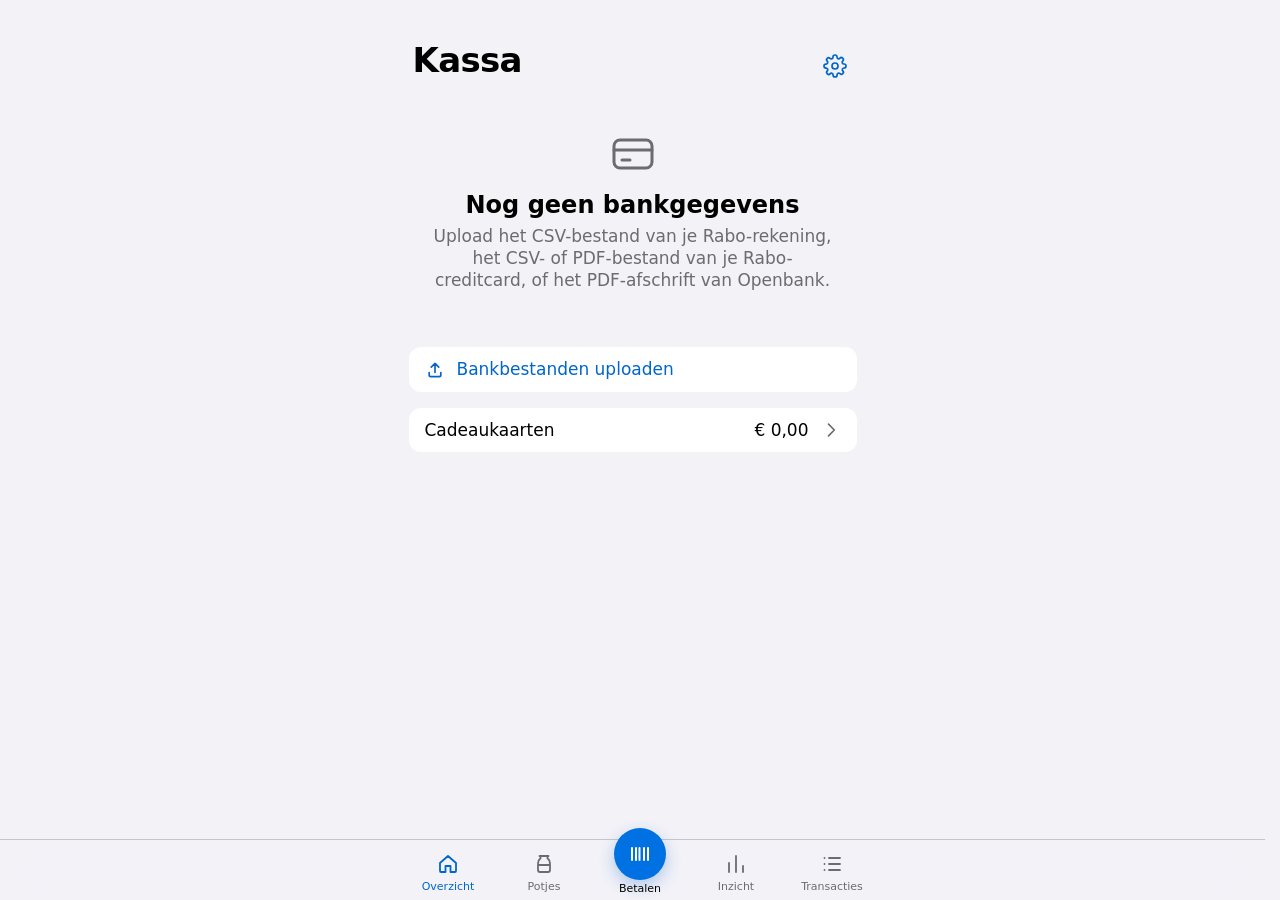
<file: index.html>
<!doctype html>
<html lang="nl">
<head>
  <meta charset="utf-8">
  <meta http-equiv="Content-Security-Policy" content="default-src 'self'; connect-src 'self' https://kassa-sync.kassa-bf5a04.workers.dev">
  <meta name="viewport" content="width=device-width, initial-scale=1, viewport-fit=cover">
  <meta name="robots" content="noindex">
  <title>Kassa</title>
  <meta name="theme-color" content="#f2f2f7">
  <meta name="apple-mobile-web-app-title" content="Kassa">
  <link rel="manifest" href="manifest.webmanifest">
  <link rel="icon" href="icon-192.png">
  <link rel="apple-touch-icon" href="icon-180.png">
  <link rel="stylesheet" href="style.css">
  <script type="module" src="app.js"></script>
</head>
<body>
  <svg class="sprite" aria-hidden="true">
    <symbol id="i-plus" viewBox="0 0 24 24"><path d="M12 5v14M5 12h14"/></symbol>
    <symbol id="i-back" viewBox="0 0 24 24"><path d="M15 5l-7 7 7 7"/></symbol>
    <symbol id="i-next" viewBox="0 0 24 24"><path d="M9 5l7 7-7 7"/></symbol>
    <symbol id="i-updown" viewBox="0 0 24 24"><path d="M8 9l4-4 4 4M8 15l4 4 4-4"/></symbol>
    <symbol id="i-out" viewBox="0 0 24 24"><path d="M8 16l8-8M9 8h7v7"/></symbol>
    <symbol id="i-check" viewBox="0 0 24 24"><path d="M5 12.5l4.5 4.5L19 7.5"/></symbol>
    <symbol id="i-trash" viewBox="0 0 24 24"><path d="M4 7h16M10 4h4M6 7l.9 12.2A2 2 0 0 0 8.9 21h6.2a2 2 0 0 0 2-1.8L18 7M10 11v6M14 11v6"/></symbol>
    <symbol id="i-warn" viewBox="0 0 24 24"><path d="M12 9v4M12 17h.01M10.3 4.2L2.4 18a2 2 0 0 0 1.7 3h15.8a2 2 0 0 0 1.7-3L13.7 4.2a2 2 0 0 0-3.4 0z"/></symbol>
    <symbol id="i-card" viewBox="0 0 24 24"><rect x="2.5" y="5" width="19" height="14" rx="3"/><path d="M2.5 10h19M6.5 15h4"/></symbol>
    <symbol id="i-home" viewBox="0 0 24 24"><path d="M4 11l8-7 8 7v8a1 1 0 0 1-1 1h-4.5v-6h-5v6H5a1 1 0 0 1-1-1z"/></symbol>
    <symbol id="i-pot" viewBox="0 0 24 24"><path d="M7.5 4h9M8.5 4v2.2A6.5 6.5 0 0 0 6 11.4V18a2 2 0 0 0 2 2h8a2 2 0 0 0 2-2v-6.6a6.5 6.5 0 0 0-2.5-5.2V4M6 13h12"/></symbol>
    <symbol id="i-scan" viewBox="0 0 24 24"><path d="M4 6v12M8 6v12M11.5 6v12M16 6v12M20 6v12"/></symbol>
    <symbol id="i-chart" viewBox="0 0 24 24"><path d="M5 20v-9M12 20V4M19 20v-6"/></symbol>
    <symbol id="i-list" viewBox="0 0 24 24"><path d="M9 6h11M9 12h11M9 18h11M4.5 6h.01M4.5 12h.01M4.5 18h.01"/></symbol>
    <symbol id="i-gear" viewBox="0 0 24 24"><circle cx="12" cy="12" r="3"/><path d="M19.4 15a1.65 1.65 0 0 0 .33 1.82l.06.06a2 2 0 0 1-2.83 2.83l-.06-.06a1.65 1.65 0 0 0-1.82-.33 1.65 1.65 0 0 0-1 1.51V21a2 2 0 0 1-4 0v-.09A1.65 1.65 0 0 0 9 19.4a1.65 1.65 0 0 0-1.82.33l-.06.06a2 2 0 0 1-2.83-2.83l.06-.06a1.65 1.65 0 0 0 .33-1.82 1.65 1.65 0 0 0-1.51-1H3a2 2 0 0 1 0-4h.09A1.65 1.65 0 0 0 4.6 9a1.65 1.65 0 0 0-.33-1.82l-.06-.06a2 2 0 0 1 2.83-2.83l.06.06a1.65 1.65 0 0 0 1.82.33H9a1.65 1.65 0 0 0 1-1.51V3a2 2 0 0 1 4 0v.09a1.65 1.65 0 0 0 1 1.51 1.65 1.65 0 0 0 1.82-.33l.06-.06a2 2 0 0 1 2.83 2.83l-.06.06a1.65 1.65 0 0 0-.33 1.82V9a1.65 1.65 0 0 0 1.51 1H21a2 2 0 0 1 0 4h-.09a1.65 1.65 0 0 0-1.51 1z"/></symbol>
    <symbol id="i-search" viewBox="0 0 24 24"><circle cx="11" cy="11" r="6.5"/><path d="M20 20l-4.2-4.2"/></symbol>
    <symbol id="i-upload" viewBox="0 0 24 24"><path d="M12 15V4M7.5 8.5L12 4l4.5 4.5M5 15v3a2 2 0 0 0 2 2h10a2 2 0 0 0 2-2v-3"/></symbol>
  </svg>

  <main id="app" tabindex="-1"></main>
  <div id="dock" hidden></div>
  <nav id="tabs" hidden></nav>
  <p id="toast" role="status"></p>
  <input id="importFile" type="file" accept=".json,application/json" hidden>
  <input id="bankFiles" type="file" accept=".csv,.pdf,.json,text/csv,application/pdf,application/json" multiple hidden>

  <dialog id="cardDialog" class="sheet" aria-labelledby="cardTitle">
    <form method="dialog" novalidate>
      <header class="sheet-bar">
        <button type="button" class="text-button" data-action="close" data-en="Cancel">Annuleren</button>
        <h2 id="cardTitle"></h2>
        <button class="text-button strong" value="ok" data-en="Save">Opslaan</button>
      </header>
      <p class="group-note" id="cardNote"></p>
      <div class="group">
        <label class="field"><span data-en="Card number">Kaartnummer</span>
          <input name="number" inputmode="numeric" autocomplete="off" placeholder="19 cijfers" data-en="19 digits">
        </label>
        <label class="field"><span data-en="Security code">Beveiligingscode</span>
          <input name="code" inputmode="numeric" autocomplete="off" placeholder="6 cijfers" data-en="6 digits">
        </label>
        <label class="field"><span data-en="Balance">Saldo</span>
          <input name="start" inputmode="decimal" autocomplete="off" placeholder="25,00" data-en="25.00">
        </label>
        <label class="field"><span data-en="Valid until (optional)">Geldig tot (optioneel)</span>
          <input name="expiry" type="date">
        </label>
      </div>
      <p class="error" role="alert"></p>
    </form>
  </dialog>

  <dialog id="amountDialog" class="sheet" aria-labelledby="amountTitle">
    <form method="dialog" novalidate>
      <header class="sheet-bar">
        <button type="button" class="text-button" data-action="close" data-en="Cancel">Annuleren</button>
        <h2 id="amountTitle"></h2>
        <button class="text-button strong" value="ok" data-en="Save">Opslaan</button>
      </header>
      <label class="amount-field"><span id="amountLabel"></span>
        <span class="amount-input"><span aria-hidden="true">€</span>
          <input name="amount" inputmode="decimal" autocomplete="off" placeholder="0,00" data-en="0.00" autofocus></span>
      </label>
      <p class="error" role="alert"></p>
    </form>
  </dialog>

  <dialog id="purchaseDialog" class="sheet" aria-labelledby="purchaseTitle">
    <form method="dialog" novalidate>
      <header class="sheet-bar">
        <button type="button" class="text-button" data-action="close" data-en="Cancel">Annuleren</button>
        <h2 id="purchaseTitle"></h2>
        <button class="text-button strong" value="ok" data-en="Save">Opslaan</button>
      </header>
      <div class="group">
        <label class="field"><span data-en="Shop">Winkel</span>
          <select name="store"></select>
          <svg class="icon" aria-hidden="true"><use href="#i-updown"/></svg>
        </label>
        <label class="field"><span data-en="Amount">Bedrag</span>
          <input name="total" inputmode="decimal" autocomplete="off" placeholder="0,00" data-en="0.00">
        </label>
        <label class="field"><span data-en="Date">Datum</span>
          <input name="date" type="date">
        </label>
      </div>
      <p class="error" role="alert"></p>
    </form>
  </dialog>

  <dialog id="whoDialog" class="sheet" aria-labelledby="whoTitle">
    <form method="dialog" novalidate>
      <header class="sheet-bar">
        <button type="button" class="text-button" data-action="close" data-en="Cancel">Annuleren</button>
        <h2 id="whoTitle" data-en="For whom?">Voor wie?</h2>
        <button class="text-button strong" value="ok" data-en="Save">Opslaan</button>
      </header>
      <p class="group-note" id="whoNote"></p>
      <div class="group" id="whoNames"></div>
      <div class="group">
        <label class="row"><span class="row-main" data-en="Split">Verdelen</span>
          <input type="checkbox" name="split" class="switch" role="switch"></label>
      </div>
      <p class="group-note" id="whoHint" data-en="With Split on, type an amount next to a name. The name with the check mark gets the rest.">Typ bij Verdelen een bedrag achter een naam. De naam met het vinkje krijgt de rest.</p>
      <p class="error" role="alert"></p>
    </form>
  </dialog>

  <dialog id="giftDialog" class="sheet" aria-labelledby="giftTitle">
    <form method="dialog" novalidate>
      <header class="sheet-bar">
        <button type="button" class="text-button" data-action="close" data-en="Cancel">Annuleren</button>
        <h2 id="giftTitle" data-en="Gift card">Cadeaukaart</h2>
        <button class="text-button strong" value="ok" data-en="Save">Opslaan</button>
      </header>
      <p class="group-note" id="giftNote"></p>
      <div class="group">
        <label class="field"><span data-en="What the cards are worth">Waarde van de kaarten</span>
          <input name="value" inputmode="decimal" autocomplete="off" placeholder="0,00" data-en="0.00">
        </label>
      </div>
      <h3 class="section" data-en="For which shop">Voor welke winkel</h3>
      <div class="group" id="giftShops"></div>
      <p class="error" role="alert"></p>
      <div class="group" id="giftNoneGroup">
        <button type="button" class="row danger" data-action="noGift" data-en="Not a gift card">Geen cadeaukaart</button>
      </div>
    </form>
  </dialog>

  <dialog id="txDialog" class="sheet" aria-labelledby="txTitle">
    <form method="dialog" novalidate>
      <header class="sheet-bar">
        <button type="button" class="text-button" data-action="close" data-en="Cancel">Annuleren</button>
        <h2 id="txTitle" data-en="Sort">Indelen</h2>
        <button class="text-button strong" value="ok" data-en="Save">Opslaan</button>
      </header>
      <div class="group" id="txFacts"></div>
      <div class="group" id="txWhoGroup">
        <button type="button" class="row" id="txWho"><span class="row-main" data-en="For whom?">Voor wie?</span>
          <span class="quiet" id="txWhoNow"></span><svg class="icon" aria-hidden="true"><use href="#i-next"/></svg></button>
      </div>
      <div class="group" id="txGiftGroup">
        <button type="button" class="row" id="txGift"><span class="row-main" data-en="Gift card">Cadeaukaart</span>
          <span class="quiet" id="txGiftNow"></span><svg class="icon" aria-hidden="true"><use href="#i-next"/></svg></button>
      </div>
      <p class="group-note" id="txGiftNote" data-en="In this category the card counts as spent on the day it was bought. If you still pay with it, leave it in Gift cards: otherwise the money counts twice.">In deze categorie telt de kaart als uitgegeven op de dag van kopen. Betaal je er nog mee, laat hem dan op Cadeaukaarten staan: anders telt het geld dubbel.</p>
      <div class="group">
        <label class="row" id="txAllRow"><span class="row-main" id="txAllLabel"></span>
          <input type="checkbox" name="all" class="switch" role="switch"></label>
        <label class="row" id="txFixedRow"><span class="row-main" data-en="Fixed cost, every month">Vaste last, elke maand</span>
          <input type="checkbox" name="fixed" class="switch" role="switch"></label>
      </div>
      <div class="group" id="txCats"></div>
      <p class="error" role="alert"></p>
      <div class="group" id="txDeleteGroup">
        <button type="button" class="row danger" data-action="deleteTx" data-en="Delete this payment">Deze betaling verwijderen</button>
      </div>
    </form>
  </dialog>

  <dialog id="payDialog" class="sheet" aria-labelledby="payTitle">
    <form method="dialog" novalidate>
      <header class="sheet-bar">
        <button type="button" class="text-button" data-action="close" data-en="Cancel">Annuleren</button>
        <h2 id="payTitle" data-en="Payment">Betaling</h2>
        <button class="text-button strong" value="ok" data-en="Save">Opslaan</button>
      </header>
      <p class="group-note" id="payNote"></p>
      <div class="group">
        <label class="field"><span data-en="What for">Waarvoor</span>
          <input name="name" maxlength="30" autocomplete="off">
        </label>
        <label class="field"><span data-en="Amount">Bedrag</span>
          <input name="amount" inputmode="decimal" autocomplete="off" placeholder="0,00" data-en="0.00">
        </label>
        <label class="field"><span data-en="Date">Datum</span>
          <input name="date" type="date">
        </label>
      </div>
      <div class="group" id="payMonthly">
        <label class="row"><span class="row-main" data-en="Every month from that date">Elke maand vanaf die datum</span>
          <input type="checkbox" name="monthly" class="switch" role="switch"></label>
      </div>
      <p class="error" role="alert"></p>
    </form>
  </dialog>

  <dialog id="catDialog" class="sheet" aria-labelledby="catTitle">
    <form method="dialog" novalidate>
      <header class="sheet-bar">
        <button type="button" class="text-button" data-action="close" data-en="Cancel">Annuleren</button>
        <h2 id="catTitle"></h2>
        <button class="text-button strong" value="ok" data-en="Save">Opslaan</button>
      </header>
      <div class="group">
        <label class="field"><span data-en="Name">Naam</span>
          <input name="name" maxlength="30" autocomplete="off">
        </label>
        <label class="field"><span data-en="Counts as">Telt als</span>
          <select name="kind">
            <option value="out" data-en="Spending">Uitgave</option>
            <option value="in" data-en="Income">Inkomen</option>
            <option value="none" data-en="Does not count">Telt niet mee</option>
          </select>
          <svg class="icon" aria-hidden="true"><use href="#i-updown"/></svg>
        </label>
        <label class="field" id="catBudgetField"><span data-en="Amount per month (optional)">Bedrag per maand (optioneel)</span>
          <input name="budget" inputmode="decimal" autocomplete="off" placeholder="0,00" data-en="0.00">
        </label>
      </div>
      <p class="group-note" id="catHint"></p>
      <p class="error" role="alert"></p>
      <div class="group" id="catDeleteGroup">
        <button type="button" class="row danger" data-action="deleteCat" data-en="Delete category">Categorie verwijderen</button>
      </div>
    </form>
  </dialog>

  <dialog id="goalDialog" class="sheet" aria-labelledby="goalTitle">
    <form method="dialog" novalidate>
      <header class="sheet-bar">
        <button type="button" class="text-button" data-action="close" data-en="Cancel">Annuleren</button>
        <h2 id="goalTitle" data-en="Savings goal">Spaardoel</h2>
        <button class="text-button strong" value="ok" data-en="Save">Opslaan</button>
      </header>
      <div class="group">
        <label class="field"><span data-en="Name">Naam</span>
          <input name="name" maxlength="30" autocomplete="off" placeholder="Huis kopen" data-en="Buy a house">
        </label>
        <label class="field"><span data-en="Save every month">Elke maand sparen</span>
          <input name="monthly" inputmode="decimal" autocomplete="off" placeholder="0,00" data-en="0.00">
        </label>
      </div>
      <p class="group-note" id="goalHint"></p>
      <h3 class="section" data-en="Milestones">Mijlpalen</h3>
      <div class="group">
        <div class="step-field">
          <label class="field"><span data-en="Amount">Bedrag</span><input name="stepCents0" inputmode="decimal" autocomplete="off" placeholder="40.000" data-en="40,000"></label>
          <label class="field"><span data-en="Name">Naam</span><input name="stepName0" maxlength="30" autocomplete="off" placeholder="Huizen kijken" data-en="Start looking"></label>
        </div>
        <div class="step-field">
          <label class="field"><span data-en="Amount">Bedrag</span><input name="stepCents1" inputmode="decimal" autocomplete="off"></label>
          <label class="field"><span data-en="Name">Naam</span><input name="stepName1" maxlength="30" autocomplete="off"></label>
        </div>
        <div class="step-field">
          <label class="field"><span data-en="Amount">Bedrag</span><input name="stepCents2" inputmode="decimal" autocomplete="off"></label>
          <label class="field"><span data-en="Name">Naam</span><input name="stepName2" maxlength="30" autocomplete="off"></label>
        </div>
      </div>
      <p class="group-note" data-en="Up to three. Kassa works out the month you get there from your net worth at the end of last month, adding the amount for every month.">Tot drie. Kassa rekent uit in welke maand je er bent: vanaf je vermogen eind vorige maand, met elke maand het bedrag erbij.</p>
      <p class="error" role="alert"></p>
      <div class="group" id="goalDeleteGroup">
        <button type="button" class="row danger" data-action="deleteGoal" data-en="Delete goal">Doel verwijderen</button>
      </div>
    </form>
  </dialog>

  <dialog id="tradeDialog" class="sheet" aria-labelledby="tradeTitle">
    <form method="dialog" novalidate>
      <header class="sheet-bar">
        <button type="button" class="text-button" data-action="close" data-en="Cancel">Annuleren</button>
        <h2 id="tradeTitle"></h2>
        <button class="text-button strong" value="ok" data-en="Save">Opslaan</button>
      </header>
      <p class="group-note" id="tradeNote"></p>
      <div class="group">
        <label class="field"><span data-en="How many">Aantal</span>
          <input name="qty" inputmode="decimal" autocomplete="off" placeholder="0">
        </label>
        <label class="field"><span data-en="Total amount, with costs">Totaalbedrag, met kosten</span>
          <input name="amount" inputmode="decimal" autocomplete="off" placeholder="0,00" data-en="0.00">
        </label>
        <label class="field"><span data-en="Date">Datum</span>
          <input name="date" type="date">
        </label>
      </div>
      <div class="group">
        <label class="row"><span class="row-main" data-en="This was a sale">Dit was een verkoop</span>
          <input type="checkbox" name="sold" class="switch" role="switch"></label>
      </div>
      <p class="error" role="alert"></p>
      <h3 class="section" id="tradeFoundTitle" data-en="On which exchange">Aan welke beurs</h3>
      <div class="group" id="tradeFound"></div>
      <p class="group-note" id="tradeFoundNote" data-en="If yours is not listed, keep the first: the worth is always in euros.">Staat de jouwe er niet bij, laat dan de eerste staan: de waarde komt altijd in euro.</p>
      <div class="group" id="tradeDeleteGroup">
        <button type="button" class="row danger" id="tradeDelete" data-action="deleteTrade"></button>
      </div>
    </form>
  </dialog>

  <dialog id="textDialog" class="sheet" aria-labelledby="textTitle">
    <form method="dialog" novalidate>
      <header class="sheet-bar">
        <button type="button" class="text-button" data-action="close" data-en="Cancel">Annuleren</button>
        <h2 id="textTitle"></h2>
        <button class="text-button strong" value="ok" data-en="Save">Opslaan</button>
      </header>
      <div class="group">
        <label class="field"><span id="textLabel"></span>
          <input name="text" maxlength="30" autocomplete="off">
        </label>
      </div>
      <p class="error" role="alert"></p>
    </form>
  </dialog>

  <dialog id="confirmDialog" class="action-sheet" aria-labelledby="confirmText">
    <form method="dialog">
      <div class="group">
        <p id="confirmText"></p>
        <button id="confirmOk" class="row danger" value="ok"></button>
        <button type="button" id="confirmAlt" class="row tint" data-action="alt" hidden></button>
      </div>
      <button type="button" class="row" data-action="close" autofocus data-en="Cancel">Annuleren</button>
    </form>
  </dialog>
</body>
</html>
</file>
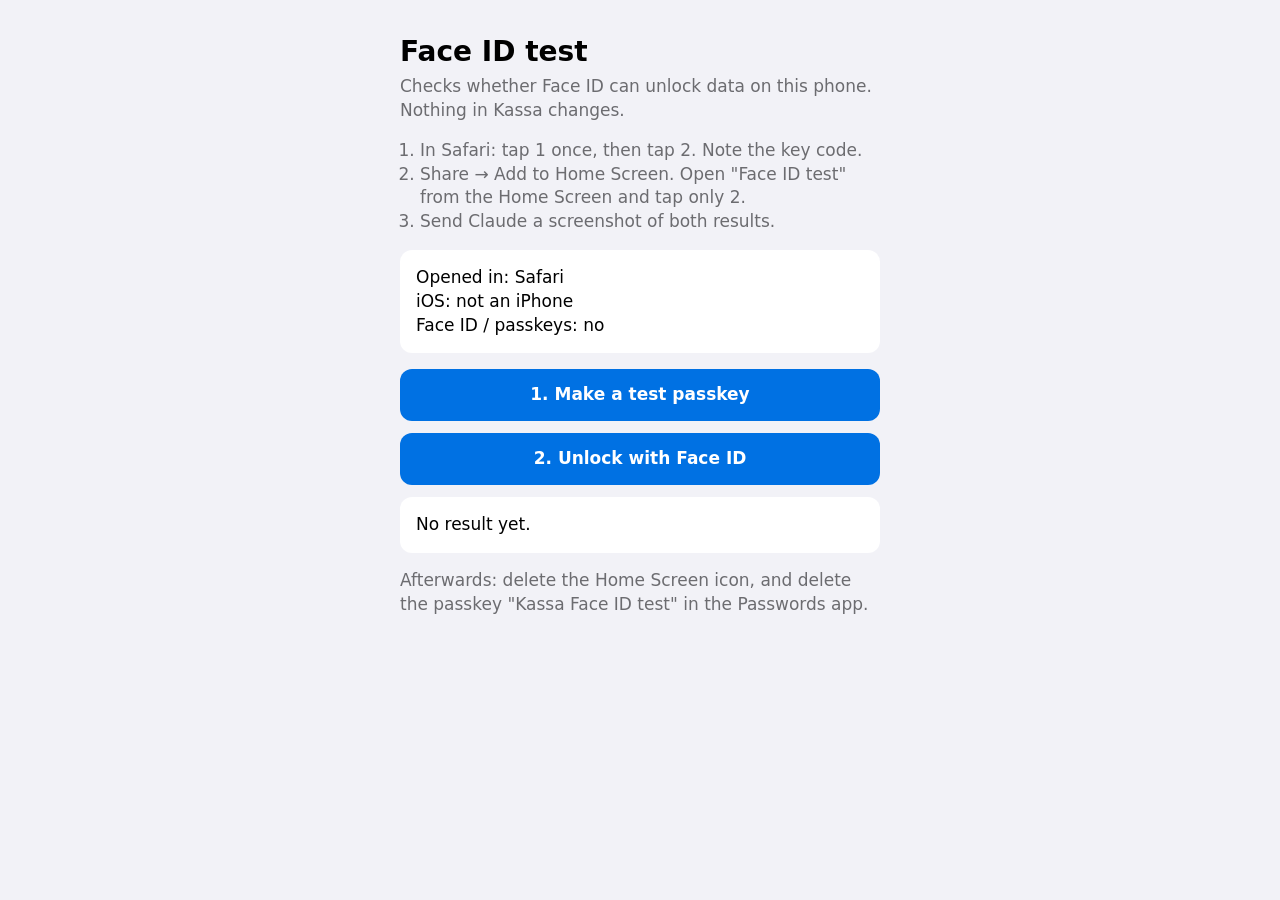
<file: passkey-test.html>
<!doctype html>
<html lang="en">
<head>
<meta charset="utf-8">
<meta http-equiv="Content-Security-Policy" content="default-src 'none'; script-src 'unsafe-inline'; style-src 'unsafe-inline'; img-src 'self'">
<meta name="viewport" content="width=device-width, initial-scale=1, viewport-fit=cover">
<meta name="robots" content="noindex">
<meta name="apple-mobile-web-app-capable" content="yes">
<meta name="mobile-web-app-capable" content="yes">
<meta name="apple-mobile-web-app-title" content="Face ID test">
<link rel="apple-touch-icon" href="icon-180.png">
<title>Face ID test</title>
<!-- Throwaway test: can a passkey on this phone hand out a key that locks data (WebAuthn PRF)? Not part of the app. -->
<style>
  :root { color-scheme: light dark; --bg: #f2f2f7; --card: #fff; --text: #000; --muted: #6c6c70; --ok: #248a3d; --bad: #d70015; }
  @media (prefers-color-scheme: dark) { :root { --bg: #000; --card: #1c1c1e; --text: #fff; --muted: #98989f; --ok: #30d158; --bad: #ff453a; } }
  body { margin: 0; background: var(--bg); color: var(--text); font: 17px/1.4 -apple-system, system-ui, sans-serif; padding: max(16px, env(safe-area-inset-top)) 16px 32px; }
  main { max-width: 480px; margin: 0 auto; }
  h1 { font-size: 28px; margin: 16px 0 4px; }
  p, ol { color: var(--muted); margin: 0 0 16px; }
  ol { padding-left: 20px; }
  .card { background: var(--card); border-radius: 12px; padding: 16px; margin-bottom: 16px; white-space: pre-wrap; }
  button { display: block; width: 100%; padding: 14px; font: inherit; font-weight: 600; color: #fff; background: #0071e3; /* the app's tint: white on it passes 4.5:1 */ border: 0; border-radius: 12px; margin-bottom: 12px; }
  .ok { color: var(--ok); } .bad { color: var(--bad); }
</style>
</head>
<body>
<main>
  <h1>Face ID test</h1>
  <p>Checks whether Face ID can unlock data on this phone. Nothing in Kassa changes.</p>
  <ol>
    <li>In Safari: tap 1 once, then tap 2. Note the key code.</li>
    <li>Share → Add to Home Screen. Open "Face ID test" from the Home Screen and tap only 2.</li>
    <li>Send Claude a screenshot of both results.</li>
  </ol>
  <div class="card" id="info">Checking this phone…</div>
  <button id="make">1. Make a test passkey</button>
  <button id="unlock">2. Unlock with Face ID</button>
  <div class="card" id="out" aria-live="polite">No result yet.</div>
  <p>Afterwards: delete the Home Screen icon, and delete the passkey "Kassa Face ID test" in the Passwords app.</p>
</main>
<script type="module">
const $ = (id) => document.getElementById(id);
const where = navigator.standalone || matchMedia('(display-mode: standalone)').matches ? 'Home Screen app' : 'Safari';
const SALT = new TextEncoder().encode('kassa-prf-test-v1'); // fixed: the same passkey must give the same key every time
const rand = (n) => crypto.getRandomValues(new Uint8Array(n));
const hex = (buf) => [...new Uint8Array(buf)].map((b) => b.toString(16).padStart(2, '0')).join('');

function show(text, cls = '') {
  $('out').className = `card ${cls}`;
  $('out').textContent = text;
}

async function info() {
  const ios = navigator.userAgent.match(/OS (\d+)_(\d+)(?:_(\d+))? like Mac/);
  const lines = [`Opened in: ${where}`, `iOS: ${ios ? ios.slice(1).filter(Boolean).join('.') : 'not an iPhone'}`];
  if (!window.PublicKeyCredential) {
    lines.push('Passkeys: not available here');
  } else {
    lines.push(`Face ID / passkeys: ${await PublicKeyCredential.isUserVerifyingPlatformAuthenticatorAvailable() ? 'yes' : 'no'}`);
    const caps = await PublicKeyCredential.getClientCapabilities?.().catch(() => null);
    if (caps && 'extension:prf' in caps) lines.push(`Phone says it can make keys: ${caps['extension:prf'] ? 'yes' : 'no'}`);
  }
  $('info').textContent = lines.join('\n');
}

$('make').onclick = async () => {
  try {
    const cred = await navigator.credentials.create({ publicKey: {
      rp: { name: 'Kassa test' },
      user: { id: rand(16), name: 'Kassa Face ID test', displayName: 'Kassa Face ID test' },
      challenge: rand(32),
      pubKeyCredParams: [{ type: 'public-key', alg: -7 }, { type: 'public-key', alg: -257 }],
      authenticatorSelection: { residentKey: 'required', userVerification: 'required' },
      extensions: { prf: {} },
    } });
    const enabled = cred.getClientExtensionResults().prf?.enabled;
    if (enabled === false) show(`${where}: passkey made, but it cannot make keys.\nFace ID login would work; locking the data would still need the household password.`, 'bad');
    else show(`${where}: passkey made${enabled ? ' and it can make keys' : ''}.\nNow tap 2.`);
  } catch (e) {
    show(`${where}: making the passkey failed.\n${e.name}: ${e.message}`, 'bad');
  }
};

$('unlock').onclick = async () => {
  try {
    const got = await navigator.credentials.get({ publicKey: {
      challenge: rand(32),
      userVerification: 'required',
      extensions: { prf: { eval: { first: SALT } } },
    } });
    const secret = got.getClientExtensionResults().prf?.results?.first;
    if (!secret) {
      show(`${where}: ✗ Face ID worked, but no key came back.\nLocking the data would still need the household password.`, 'bad');
      return;
    }
    // Lock and unlock a test text with the key, the way the real sync would.
    const base = await crypto.subtle.importKey('raw', secret, 'HKDF', false, ['deriveKey']);
    const key = await crypto.subtle.deriveKey({ name: 'HKDF', hash: 'SHA-256', salt: new Uint8Array(), info: new TextEncoder().encode('kassa data') },
      base, { name: 'AES-GCM', length: 256 }, false, ['encrypt', 'decrypt']);
    const iv = rand(12);
    const locked = await crypto.subtle.encrypt({ name: 'AES-GCM', iv }, key, new TextEncoder().encode('kassa test'));
    const back = new TextDecoder().decode(await crypto.subtle.decrypt({ name: 'AES-GCM', iv }, key, locked));
    if (back !== 'kassa test') throw new Error('the text did not come back the same');
    const code = hex(await crypto.subtle.digest('SHA-256', secret)).slice(0, 8).toUpperCase(); // a fingerprint, not the key
    let before = null;
    try { before = localStorage.getItem('kassa-prf-test-code'); localStorage.setItem('kassa-prf-test-code', code); } catch { /* private mode */ }
    const again = before ? (before === code ? '\nSame code as last time here ✓' : `\nDifferent from last time here (${before}): did you pick another passkey?`) : '';
    show(`${where}: ✓ Works. Face ID gave a key, and it locked and unlocked a test text.\nKey code: ${code}${again}`, 'ok');
  } catch (e) {
    show(`${where}: unlocking failed.\n${e.name}: ${e.message}`, 'bad');
  }
};

info();
</script>
</body>
</html>
</file>
<file: style.css>
/* Kassa: iPhone conventions played straight.
   Colours are variables on body, so the pay screen can force the light set. */
body {
  --bg: #f2f2f7; --cell: #fff; --label: #000; --label2: #6c6c70; --line: #c6c6c8; --fill: #ececf1;
  --tint: #0071e3; --tint-deep: #0058cc; --link: #0066cc; --red: #d70015;
  --soon-bg: #ffefcf; --soon: #8a5200; --late-bg: #fde7e5; --late: #b3261e;
  --quiet: #8e8e93; --meter-track: #d9eafb; --track: #e3e3e8; --thumb: #fff;
  --plus: #1d7a34; --plus-bg: #e3f3e7; --series-in: #248a3d;
  --pass-shadow: 0 .375rem 1rem rgb(0 88 204 / .28);
  color-scheme: light;
}
@media (prefers-color-scheme: dark) {
  body:not(.pay) {
    --bg: #000; --cell: #1c1c1e; --label: #fff; --label2: #9a9aa0; --line: #38383a; --fill: #2c2c2e;
    --link: #409cff; --red: #ff6961;
    --soon-bg: #3b2a08; --soon: #ffcf85; --late-bg: #3d1614; --late: #ffa198;
    --meter-track: #172b41; --track: #1c1c1e; --thumb: #48484a;
    --plus: #30d158; --plus-bg: #0f2e18; --series-in: #2ea45c;
    --pass-shadow: none; /* a blue shadow on black reads as a glow */
    color-scheme: dark;
  }
  /* sheets sit one level above the black page, or their edge would vanish into it */
  body:not(.pay) dialog { --bg: #1c1c1e; --cell: #2c2c2e; --line: #48484a; --fill: #313134; }
  body:not(.pay) .goal-pop { --cell: #2c2c2e; --line: #48484a; --fill: #3a3a3c; } /* one level above the card it lies on */
}
/* a till scanner needs a white screen, whatever the phone's theme */
body.pay { --bg: #fff; --cell: #f2f2f7; }

* { box-sizing: border-box; -webkit-tap-highlight-color: transparent; }
[hidden] { display: none !important; }
html { -webkit-text-size-adjust: 100%; scrollbar-gutter: stable; }
html:has(dialog[open]) { overflow: hidden; } /* the screen behind a sheet stays put */
body {
  margin: 0;
  background: var(--bg);
  color: var(--label);
  font: 1.0625rem/1.3 -apple-system, BlinkMacSystemFont, 'SF Pro Text', system-ui, 'Segoe UI', Roboto, sans-serif;
  font-variant-numeric: tabular-nums;
  caret-color: var(--tint);
  accent-color: var(--tint);
  touch-action: manipulation;
  /* app chrome is not selectable and a long press opens no Safari link menu; the card number, code and inputs stay selectable */
  -webkit-user-select: none;
  user-select: none;
  -webkit-touch-callout: none;
}
::selection { background: rgb(0 113 227 / .28); }
h1, h2, h3, p, ul, ol, dl, dd { margin: 0; padding: 0; }
ul, ol { list-style: none; }
a { color: inherit; text-decoration: none; }
button { padding: 0; border: 0; background: none; color: inherit; font: inherit; text-align: inherit; cursor: pointer; }
:focus-visible { outline: 3px solid var(--link); outline-offset: 2px; }
.sprite { position: absolute; width: 0; height: 0; }
.icon { flex: none; width: 1.25rem; height: 1.25rem; fill: none; stroke: currentColor; stroke-width: 2; stroke-linecap: round; stroke-linejoin: round; }

main {
  max-width: 30rem;
  min-height: 100dvh;
  margin: 0 auto;
  padding: calc(.5rem + env(safe-area-inset-top)) max(1rem, env(safe-area-inset-right))
    calc(2.5rem + env(safe-area-inset-bottom)) max(1rem, env(safe-area-inset-left));
  background: var(--bg);
}
main:focus-visible { outline: 0; } /* focus moves here on a new screen only to restart reading order */
body:has(#dock:not([hidden])) main { padding-bottom: calc(7.5rem + env(safe-area-inset-bottom)); }

/* ---------- text ---------- */
.footnote, .section, .group-note, .when { font-size: .8125rem; line-height: 1.35; color: var(--label2); }
.section { margin: 1.75rem 1rem .5rem; font-weight: 400; text-transform: uppercase; }
.group-note { margin: .5rem 1rem 0; }
.total { margin: .125rem 0; font-size: 2.875rem; line-height: 1.1; font-weight: 700; letter-spacing: -.02em; font-variant-numeric: normal; }

/* ---------- bars ---------- */
.large-title { display: flex; align-items: center; justify-content: space-between; padding: 1.75rem .25rem .375rem; }
.large-title h1 { font-size: 2.125rem; line-height: 1.2; font-weight: 700; letter-spacing: -.02em; }
.large-title .version { font-size: .8125rem; font-weight: 500; letter-spacing: 0; color: var(--label2); }
.round { position: relative; display: grid; place-items: center; width: 2.25rem; height: 2.25rem; border-radius: 50%; background: var(--tint); color: #fff; }
.round::after { content: ""; position: absolute; inset: -.25rem; } /* 44px touch target */

/* stays put while a long history scrolls under it; it carries the screen's own top padding so it does not jump when it sticks */
.navbar {
  position: sticky;
  top: 0;
  z-index: 1;
  display: grid;
  grid-template-columns: 1fr minmax(0, auto) 1fr;
  align-items: center;
  min-height: 2.75rem;
  margin: calc(-.5rem - env(safe-area-inset-top)) -1rem .75rem;
  padding: calc(.5rem + env(safe-area-inset-top)) .625rem 0;
  background: var(--bg);
  background: color-mix(in srgb, var(--bg) 82%, transparent);
  -webkit-backdrop-filter: saturate(180%) blur(20px);
  backdrop-filter: saturate(180%) blur(20px);
}
.navbar h1 { overflow: hidden; font-size: 1.0625rem; font-weight: 600; text-overflow: ellipsis; white-space: nowrap; }
@media (max-width: 21.5rem) { .navbar h1 span { display: none; } } /* the smallest phones: digits only */
.navbar > :last-child { justify-self: end; padding: 0 .375rem; }
.back { display: inline-flex; align-items: center; justify-self: start; min-height: 2.75rem; padding-right: .5rem; color: var(--link); }
.back .icon { width: 1.5rem; height: 1.5rem; stroke-width: 2.4; }
.text-button { min-height: 2.75rem; color: var(--link); }
.text-button.strong { font-weight: 600; }

/* ---------- home ---------- */
.summary { margin-top: .625rem; padding: 1.125rem 1.25rem; border-radius: 1rem; background: var(--cell); }
.passes { display: grid; gap: .625rem; }
.pass {
  display: grid;
  grid-template-columns: 1fr auto;
  align-content: space-between;
  align-items: baseline;
  gap: .5rem .75rem;
  min-height: 6.5rem;
  padding: 1rem 1.125rem;
  border-radius: .875rem;
  background: var(--cell);
}
.pass strong { font-size: 1.5rem; font-weight: 700; }
.pass .when, .pass .pill { grid-column: 1 / -1; justify-self: start; }
.pass.next { background: linear-gradient(135deg, var(--tint), var(--tint-deep)); box-shadow: var(--pass-shadow); color: #fff; }
.pass.next .when { color: #fff; }
.pill { padding: .125rem .625rem; border-radius: 99px; background: var(--soon-bg); color: var(--soon); font-size: .8125rem; font-weight: 600; }
.pill.expired { background: var(--late-bg); color: var(--late); }
/* the next pass is blue in both themes, so its pills keep the light pair */
.pass.next .pill { background: #ffefcf; color: #8a5200; }
.pass.next .pill.expired { background: #fde7e5; color: #b3261e; }

.blank { display: grid; justify-items: center; gap: .25rem; padding: 2.5rem 1.5rem; color: var(--label2); text-align: center; }
.blank .icon { width: 3rem; height: 3rem; margin-bottom: .5rem; stroke-width: 1.5; }
.blank strong { color: var(--label); font-size: 1.5rem; }

/* ---------- grouped lists ---------- */
.group { margin-top: 1rem; border-radius: .75rem; background: var(--cell); overflow: hidden; }
.section + .group, .section + .passes, .section + .blank { margin-top: 0; }
.passes + .group { margin-top: 1.25rem; }
.group > * { position: relative; }
.group > * + *::before { content: ""; position: absolute; top: 0; right: 0; left: 1rem; height: .5px; background: var(--line); }
.row { display: flex; align-items: center; gap: .75rem; width: 100%; min-height: 2.75rem; padding: .6875rem 1rem; }
.row-main { flex: 1; min-width: 0; }
.row small { display: block; color: var(--label2); font-size: .8125rem; }
.row small:empty { display: none; }
.row > .icon { color: var(--label2); }
.row.tint, .row.tint > .icon { color: var(--link); }
.row.danger { color: var(--red); }
.row.notice .icon { color: var(--soon); }
.row-icon { flex: none; display: grid; place-items: center; width: 2.75rem; height: 2.75rem; margin: -.6875rem -.75rem -.6875rem -.5rem; color: var(--label2); }

/* ---------- pay screen ---------- */
.ticket { padding: 1.25rem 1rem; border: .5px solid var(--line); border-radius: 1rem; background: #fff; box-shadow: 0 .25rem 1rem rgb(0 0 0 / .08); text-align: center; }
.barcode { display: block; width: 100%; height: 5rem; margin-bottom: 1rem; fill: #000; shape-rendering: crispEdges; }
.ticket dt { color: var(--label2); font-size: .8125rem; }
.ticket dd { color: #000; font-weight: 700; -webkit-user-select: all; user-select: all; }
.number { margin-bottom: 1rem; padding-bottom: 1rem; border-bottom: .5px solid var(--line); font-size: clamp(1.05rem, 5.6vw, 1.5rem); white-space: nowrap; }
.code { margin-right: -.1em; font-size: 2.75rem; line-height: 1.1; letter-spacing: .1em; }
.saldo { display: flex; flex-wrap: wrap; align-items: baseline; gap: .25rem .75rem; margin: 1.25rem .25rem 0; }
.saldo .total { margin: 0; font-size: 2.125rem; }

/* ---------- statistics ---------- */
.segments { display: flex; gap: 2px; padding: 2px; border-radius: 99px; background: var(--track); }
.segments button { flex: 1; min-height: 2.25rem; border-radius: 99px; font-size: .8125rem; font-weight: 600; text-align: center; }
.segments [aria-pressed="true"] { background: var(--thumb); box-shadow: 0 1px 3px rgb(0 0 0 / .12); }
.stepper { display: flex; align-items: center; justify-content: space-between; gap: .5rem; }
.stepper h2 { font-size: 1.0625rem; font-weight: 600; text-align: center; }
.stepper small { display: block; color: var(--label2); font-size: .8125rem; font-weight: 400; }
.stepper button { display: grid; place-items: center; width: 2.75rem; height: 2.75rem; margin: -.5rem; color: var(--link); }
.stepper button:disabled { color: var(--label2); opacity: .4; cursor: default; }
.period .total { margin-top: .5rem; text-align: center; }
/* Insight's period stays in sight: once the stepper in the top card has scrolled away, the same stepper slides in
   at the top, its arrows straight above where the card's were (app.js shows it; screen readers have the card's) */
.period-bar {
  position: fixed;
  inset: 0 0 auto;
  z-index: 2;
  padding: env(safe-area-inset-top) calc(max(1rem, env(safe-area-inset-right), 50% - 14rem) + 1.25rem) 0
    calc(max(1rem, env(safe-area-inset-left), 50% - 14rem) + 1.25rem);
  border-bottom: .5px solid var(--line);
  background: var(--bg);
  background: color-mix(in srgb, var(--bg) 82%, transparent);
  -webkit-backdrop-filter: saturate(180%) blur(20px);
  backdrop-filter: saturate(180%) blur(20px);
  translate: 0 -100%;
  opacity: 0;
  visibility: hidden;
}
.period-bar.shown { translate: none; opacity: 1; visibility: visible; }
.period-bar .stepper { min-height: 2.75rem; }
@media (prefers-reduced-motion: no-preference) {
  .period-bar { transition: translate .32s cubic-bezier(.32, .72, 0, 1), opacity .2s, visibility .32s; }
}
/* spending per period: the chosen period in blue, the others grey; a hairline is the baseline */
.columns { position: relative; display: flex; margin-top: 1rem; }
.columns::before { content: ""; position: absolute; top: 5.75rem; right: 0; left: 0; height: 1px; background: var(--line); }
.columns li { flex: 1; }
.column { display: grid; justify-items: center; gap: .375rem; width: 100%; padding-bottom: .125rem; color: var(--label2); font-size: .8125rem; text-align: center; }
.column svg { width: 1.5rem; height: 5.75rem; fill: var(--quiet); }
.column[aria-pressed="true"] { color: var(--label); font-weight: 600; }
.column[aria-pressed="true"] svg { fill: var(--tint); }
/* a share of the period: the bar sits under the name and its amount */
.meter-row { display: grid; grid-template-columns: 1fr auto; gap: .375rem .75rem; }
.meter-row small { display: inline; }
.meter { grid-column: 1 / -1; width: 100%; height: .5rem; fill: var(--tint); }
.meter .track { fill: var(--meter-track); }

/* ---------- buttons and dock ---------- */
.button { flex: 1 1 auto; display: flex; align-items: center; justify-content: center; gap: .375rem; min-height: 3.125rem; padding: 0 1rem; border-radius: .875rem; background: var(--fill); font-weight: 600; white-space: nowrap; }
.button.primary { background: var(--tint); color: #fff; }
#dock {
  position: fixed;
  inset: auto 0 0;
  z-index: 1;
  display: flex;
  gap: .625rem;
  padding: .75rem max(1rem, env(safe-area-inset-right), calc(50% - 14rem)) calc(.75rem + env(safe-area-inset-bottom))
    max(1rem, env(safe-area-inset-left), calc(50% - 14rem));
  border-top: .5px solid var(--line);
  background: var(--bg);
  background: color-mix(in srgb, var(--bg) 82%, transparent);
  -webkit-backdrop-filter: saturate(180%) blur(20px);
  backdrop-filter: saturate(180%) blur(20px);
}

/* ---------- sheets ---------- */
dialog { max-width: none; max-height: none; padding: 0; border: 0; color: var(--label); }
dialog::backdrop { background: rgb(0 0 0 / .4); }
/* Forms are tall sheets with their buttons in the top bar, clear of the iPhone keyboard. A sheet fills what the
   keyboard leaves of the screen and scrolls inside that: app.js keeps --view, how high the visible part is, and
   --pan, how far the iPhone slid that part down (it does not make the page smaller for its keyboard). */
.sheet { width: 100%; max-width: 30rem; height: calc(var(--view, 100dvh) - env(safe-area-inset-top) - .75rem); margin: calc(env(safe-area-inset-top) + .75rem) auto auto; border-radius: .875rem .875rem 0 0; background: var(--bg); translate: 0 var(--pan, 0px); }
.sheet form { display: grid; align-content: start; gap: 1rem; padding: .25rem 1rem 1rem; }
.sheet .group { margin-top: 0; }
.sheet-bar { position: sticky; top: 0; z-index: 1; display: grid; grid-template-columns: 1fr auto 1fr; align-items: center; min-height: 3.5rem; background: var(--bg); } /* stays when the sheet scrolls: Opslaan is always in reach */
.sheet-bar h2 { font-size: 1.0625rem; font-weight: 600; }
.sheet-bar > :first-child { justify-self: start; }
.sheet-bar > :last-child { justify-self: end; }
.field { display: grid; gap: .125rem; padding: .625rem 1rem; color: var(--label2); font-size: .8125rem; }
/* on touch the caret marks the field in use, as on iPhone; with a mouse or keyboard the cell gets a ring */
@media (hover: hover) { .field:focus-within, .amount-field:focus-within { box-shadow: inset 0 0 0 2px var(--tint); } }
input, select {
  width: 100%;
  min-height: 1.75rem;
  padding: 0;
  border: 0;
  border-radius: 0;
  outline: 0; /* the cell around it shows the focus */
  background: none;
  color: var(--label);
  font: inherit;
  font-size: 1.0625rem;
  -webkit-appearance: none;
  appearance: none;
  -webkit-user-select: text;
  user-select: text;
}
input:focus-visible, select:focus-visible { outline: 0; }
.field > .icon { position: absolute; right: 1rem; bottom: .875rem; color: var(--label2); pointer-events: none; } /* marks a pick list, as on iPhone */
input::placeholder { color: var(--label2); opacity: 1; }
input::-webkit-date-and-time-value { text-align: left; }
.amount-field { display: grid; justify-items: center; gap: .5rem; padding: 1.5rem 1rem; border-radius: .75rem; background: var(--cell); color: var(--label2); font-size: .8125rem; }
.amount-input { display: flex; align-items: baseline; gap: .375rem; color: var(--label); font-size: 2.875rem; font-weight: 700; }
.amount-input input { width: 3.6em; font-size: inherit; font-weight: inherit; }
/* where the browser can, the field hugs what is typed, so euro sign and amount stay centred together */
@supports (field-sizing: content) { .amount-input input { width: auto; min-width: 1ch; field-sizing: content; } }
.error { padding: 0 1rem; color: var(--red); font-size: .8125rem; font-weight: 600; }
.error:empty { display: none; }

.action-sheet { width: calc(100% - 1rem); max-width: 29rem; margin: auto auto calc(.5rem + env(safe-area-inset-bottom)); background: none; }
.action-sheet form { display: grid; gap: .5rem; }
.action-sheet .group { margin: 0; border-radius: .875rem; }
.action-sheet p { padding: .875rem 1rem; color: var(--label2); font-size: .8125rem; text-align: center; }
.action-sheet .row { justify-content: center; min-height: 3.5rem; }
.action-sheet form > .row { border-radius: .875rem; background: var(--cell); color: var(--link); font-weight: 600; }

/* who a purchase was for: a list to pick from, and amounts once Verdelen is on */
.choice input[type="radio"] { position: absolute; width: 1px; min-height: 0; height: 1px; opacity: 0; }
.choice .icon { color: var(--link); visibility: hidden; }
.choice input:checked ~ .icon { visibility: visible; }
.choice:has(input[type="radio"]:focus-visible) { box-shadow: inset 0 0 0 2px var(--tint); }
.part { display: none; flex: none; width: 5.5rem; text-align: right; }
#whoHint { display: none; }
#whoDialog:has([name="split"]:checked) :is(.part, #whoHint) { display: block; }
.choice input[type="radio"]:checked ~ .part { visibility: hidden; } /* the chosen name gets the rest, so it needs no amount */
.switch { position: relative; flex: none; width: 3.1875rem; min-height: 0; height: 1.9375rem; border-radius: 99px; background: var(--track); cursor: pointer; transition: background .2s; }
.switch::before { content: ""; position: absolute; top: 2px; left: 2px; width: 1.6875rem; height: 1.6875rem; border-radius: 50%; background: #fff; box-shadow: 0 1px 3px rgb(0 0 0 / .3); transition: transform .2s; }
.switch:checked { background: var(--tint); }
.switch:checked::before { transform: translateX(1.25rem); }
.switch:focus-visible { outline: 3px solid var(--link); outline-offset: 2px; }

#toast {
  position: fixed;
  left: 50%;
  bottom: calc(7.5rem + env(safe-area-inset-bottom));
  z-index: 2;
  transform: translateX(-50%);
  width: max-content;
  max-width: calc(100% - 2rem);
  margin: 0;
  padding: .625rem 1rem;
  border-radius: 1.5rem;
  background: rgb(40 40 42 / .94);
  box-shadow: 0 .25rem 1rem rgb(0 0 0 / .2);
  color: #fff;
  font-size: 1.0625rem;
  font-weight: 600;
  text-align: center;
}
#toast:empty { display: none; }

/* ---------- install screen ---------- */
.install { display: grid; justify-items: center; gap: 1rem; padding-top: 12vh; text-align: center; }
.install img { border-radius: 22%; box-shadow: 0 .25rem 1rem rgb(0 0 0 / .15); }
.install h1 { font-size: 1.5rem; line-height: 1.2; font-weight: 700; text-wrap: balance; }
.steps { width: 100%; text-align: left; }
.steps b { flex: none; display: grid; place-items: center; width: 1.75rem; height: 1.75rem; border-radius: 50%; background: var(--tint); color: #fff; font-size: .8125rem; font-weight: 600; }

/* ---------- pressed and hover states ---------- */
.pass, .button, .round, .text-button, .back, .row-icon, .column, .stepper button, .segments button { transition: opacity .12s; }
:is(.pass, .button, .round, .text-button, .back, .row-icon, .column, .stepper button, .segments button):active { opacity: .6; }
a.row:active, button.row:active { background: var(--fill); }
@media (hover: hover) {
  a.row:hover, button.row:hover { background: var(--fill); }
  .pass:hover, .button:hover, .round:hover, .column:hover { opacity: .88; }
}

/* ---------- motion: iPhone push between screens, sheets rising ---------- */
@keyframes sheet-in { from { transform: translateY(100%); } }
@keyframes sheet-out { to { transform: translateY(100%); } }
@keyframes fade-in { from { opacity: 0; } }
@keyframes fade-out { to { opacity: 0; } }
@keyframes in-right { from { transform: translateX(100%); } }
@keyframes out-left { to { transform: translateX(-30%); } }
@keyframes in-left { from { transform: translateX(-30%); } }
@keyframes out-right { to { transform: translateX(100%); } }
@media (prefers-reduced-motion: no-preference) {
  .sheet[open], .action-sheet[open] { animation: sheet-in .36s cubic-bezier(.32, .72, 0, 1); }
  dialog[open]::backdrop { animation: fade-in .25s ease-out; }
  /* app.js adds .closing and waits for this to end before it closes the dialog */
  .sheet.closing, .action-sheet.closing { animation: sheet-out .26s cubic-bezier(.4, 0, 1, 1) forwards; }
  dialog.closing::backdrop { animation: fade-out .26s ease-in forwards; }
  main { view-transition-name: screen; }
  #dock { view-transition-name: dock; }
  #tabs { view-transition-name: tabs; }
  ::view-transition-old(screen), ::view-transition-new(screen) { animation-duration: .32s; animation-timing-function: cubic-bezier(.32, .72, 0, 1); }
  [data-nav="push"]::view-transition-old(screen) { animation-name: out-left; }
  [data-nav="push"]::view-transition-new(screen) { animation-name: in-right; }
  [data-nav="pop"]::view-transition-old(screen) { z-index: 1; animation-name: out-right; }
  [data-nav="pop"]::view-transition-new(screen) { animation-name: in-left; }
}

/* ---------- tab bar ---------- */
/* five places; Betalen is the raised blue one in the middle, the only blue button on the screens that have the bar */
#tabs {
  position: fixed;
  inset: auto 0 0;
  z-index: 1;
  display: grid;
  grid-template-columns: repeat(5, 1fr);
  align-items: end;
  padding: .375rem max(.25rem, env(safe-area-inset-right), calc(50% - 15rem)) calc(.25rem + env(safe-area-inset-bottom))
    max(.25rem, env(safe-area-inset-left), calc(50% - 15rem));
  border-top: .5px solid var(--line);
  background: var(--bg);
  background: color-mix(in srgb, var(--bg) 82%, transparent);
  -webkit-backdrop-filter: saturate(180%) blur(20px);
  backdrop-filter: saturate(180%) blur(20px);
}
body:has(#tabs:not([hidden])) main { padding-bottom: calc(6rem + env(safe-area-inset-bottom)); }
.tab { display: grid; justify-items: center; gap: .125rem; min-height: 2.75rem; color: var(--label2); font-size: .6875rem; }
.tab .icon { width: 1.5rem; height: 1.5rem; stroke-width: 1.8; }
.tab[aria-current] { color: var(--link); }
.pay-tab { color: var(--label); }
.pay-tab .icon { width: 3.25rem; height: 3.25rem; margin-top: -1.125rem; padding: .875rem; border-radius: 50%; background: var(--tint); box-shadow: var(--pass-shadow); color: #fff; stroke-width: 2; }
.round.plain { background: none; color: var(--link); }
.round.plain .icon { width: 1.5rem; height: 1.5rem; stroke-width: 1.7; }

/* ---------- money ---------- */
a.summary { display: block; }
.total.small { font-size: 2.125rem; }
.center { text-align: center; }
.amount { flex: none; white-space: nowrap; }
.plus { color: var(--plus); }
.quiet { color: var(--label2); }
.over-text { color: var(--red); }
.row small.inline, .row .todo, .row-main.todo { display: inline; }
.todo { color: var(--link); }
.row > strong { font-weight: 600; }
/* a transaction: one line for the name and one below it, both cut off rather than wrapped */
.tx .row-main, .tx .row-main small { overflow: hidden; text-overflow: ellipsis; white-space: nowrap; }
.tx .row-main small span { display: inline; }
.selectable { -webkit-user-select: text; user-select: text; }
.row input[type="date"] { width: auto; text-align: right; }
.meter.over { fill: var(--red); }
/* a list that only compares amounts: grey, so blue stays with the pots and the thing to do next */
.meter.rank { fill: var(--quiet); }
.meter.rank .track { fill: var(--fill); }
.meter-row small.under { display: block; white-space: nowrap; }
.meter .pace { fill: var(--label); }
/* a pot inside the summary of its own category: no cell around it, the summary is the cell */
.plain { margin-top: .75rem; }
.bare { padding: 0; pointer-events: none; }
.trio { display: grid; grid-template-columns: repeat(3, 1fr); gap: .5rem; margin: .875rem 0 .25rem; text-align: center; }
.trio dt { color: var(--label2); font-size: .8125rem; }
.trio dd { font-size: 1.0625rem; font-weight: 600; white-space: nowrap; }
@media (max-width: 23rem) { .trio dd { font-size: .8125rem; } }

/* money in beside money out: two colours for two series, so the legend below is part of the chart */
.flow .column { font-size: .6875rem; }
.flow .column svg { width: min(1.5rem, 100%); }
/* both colours stay at full strength in every month; the chosen month gets a band behind it */
.flow .column { border-radius: .75rem; }
.flow .column[aria-pressed="true"] { background: var(--fill); }
.flow .in { fill: var(--series-in); }
.flow .out { fill: var(--tint); }
.legend { display: flex; flex-wrap: wrap; justify-content: center; gap: .375rem 1.25rem; margin-top: .625rem; color: var(--label2); font-size: .8125rem; }
.key { display: inline-block; width: .625rem; height: .625rem; margin-right: .375rem; border-radius: 99px; background: var(--series-in); }
.key.out { background: var(--tint); }

/* net worth: one line, the chosen month marked on it */
.line { display: block; width: 100%; height: auto; margin-top: .75rem; overflow: visible; }
.line .stroke { fill: none; stroke: var(--tint); stroke-width: 2; stroke-linecap: round; stroke-linejoin: round; }
.line .rule { stroke: var(--line); stroke-width: 1; }
.line .dot { fill: var(--tint); stroke: var(--cell); stroke-width: 2; }
.line .hit { fill: transparent; cursor: pointer; outline-offset: -3px; }
.axis { display: flex; justify-content: space-between; margin-top: .25rem; color: var(--label2); font-size: .8125rem; }

/* ---------- insight ---------- */
.split-head { display: flex; justify-content: space-between; gap: 1rem; }
/* a difference in spending: more in red, less in green; the words say which, so colour is not the only sign */
.change { flex: none; display: inline-block; padding: .125rem .5rem; border-radius: 99px; background: var(--fill); color: var(--label); font-size: .8125rem; font-weight: 600; white-space: nowrap; }
.change.more { background: var(--late-bg); color: var(--late); }
.change.less, .change.gain { background: var(--plus-bg); color: var(--plus); }
.versus { margin-top: .75rem; }
.meter-end { display: flex; align-items: center; gap: .5rem; }
/* out, split into what the fixed costs took and the rest */
.split { margin-top: 1rem; }
.split .meter { display: block; height: .625rem; }
.split .legend { justify-content: space-between; margin-top: .5rem; color: var(--label); }
.key.fixed { background: var(--tint); }
.key.rest { background: var(--meter-track); box-shadow: inset 0 0 0 1px var(--tint); }
/* the running month added up per day: solid so far, thin on to what is sure, dotted on to the forecast, the month before dashed */
.chart-title { font-size: .9375rem; font-weight: 600; }
svg.pace { display: block; width: 100%; height: auto; margin-top: .625rem; overflow: visible; } /* the chart; a pot's bar has a rect.pace too */
.pace text { fill: var(--label2); font-size: 11px; }
.pace .grid { stroke: var(--fill); }
.pace .base, .pace .rule { stroke: var(--line); }
.pace .then { fill: none; stroke: var(--quiet); stroke-width: 1.6; stroke-dasharray: 4 4; stroke-linecap: round; stroke-linejoin: round; }
.pace .area { fill: var(--tint); fill-opacity: .1; }
.pace .stroke { fill: none; stroke: var(--tint); stroke-width: 2.4; stroke-linecap: round; stroke-linejoin: round; }
.pace .sure { fill: none; stroke: var(--tint); stroke-width: 1.4; stroke-linecap: round; stroke-linejoin: round; }
.pace .ahead { fill: none; stroke: var(--tint); stroke-width: 2; stroke-dasharray: 1 5; stroke-linecap: round; stroke-linejoin: round; }
.pace .dot { fill: var(--tint); stroke: var(--cell); stroke-width: 2; }
.pace .end { fill: var(--cell); stroke: var(--tint); stroke-width: 2; }
.pace + .axis { margin-right: 11%; } /* the amounts on the right are not days */
.legend .key.now, .legend .key.sure, .legend .key.ahead, .legend .key.then { width: 1rem; height: 0; border-radius: 0; background: none; vertical-align: middle; }
.legend .key.now { height: 3px; background: var(--tint); }
.legend .key.sure { height: 1.5px; background: var(--tint); }
.legend .key.ahead { border-top: 3px dotted var(--tint); }
.legend .key.then { border-top: 2px dashed var(--quiet); }
.tiles { display: grid; grid-template-columns: repeat(auto-fit, minmax(9rem, 1fr)); gap: .625rem; margin-top: .625rem; }
.tile { padding: .875rem 1rem 1rem; border-radius: 1rem; background: var(--cell); }
.tile h3 { color: var(--label2); font-size: .8125rem; font-weight: 400; }
.tile-total { margin-top: .25rem; font-size: 1.75rem; line-height: 1.1; font-weight: 700; letter-spacing: -.02em; }
.tile-total small { font-size: .9375rem; font-weight: 600; letter-spacing: 0; }
.tile-note { margin-top: .625rem; font-size: .8125rem; font-weight: 600; }
/* the day a fixed cost is expected, as a small calendar page */
.date-badge { flex: none; display: grid; place-content: center; width: 2.75rem; height: 2.875rem; margin: -.375rem 0; border-radius: .625rem; background: var(--bg); color: var(--label2); font-size: .6875rem; font-weight: 600; line-height: 1.1; text-align: center; text-transform: uppercase; }
.date-badge b { color: var(--label); font-size: 1.0625rem; font-weight: 700; }
.date-badge.paid { background: var(--plus-bg); color: var(--plus); }
.date-badge.late { background: var(--soon-bg); color: var(--soon); }
.date-badge.today { background: var(--tint); color: #fff; }
.date-badge:is(.paid, .late, .today) b { color: inherit; }
/* fixed costs: the month as a calendar, each payment on its day; green went out, orange was not charged on the day
   it usually is, a blue ring is still to come, today in blue. The lists under it say the same in words. */
.fixed-pair { margin-top: 1rem; }
.fixed-bar { display: block; width: 100%; height: .625rem; margin-top: .875rem; }
.fixed-bar .track { fill: var(--fill); }
.fixed-bar .paid { fill: var(--plus); }
.fixed-bar .late { fill: var(--soon); }
.cal { margin-top: 1rem; padding: .875rem .625rem 1rem; border-radius: 1rem; background: var(--cell); }
.cal ol { display: grid; grid-template-columns: repeat(7, minmax(0, 1fr)); text-align: center; }
.cal-head { color: var(--label2); font-size: .6875rem; font-weight: 600; text-transform: uppercase; }
.cal-days { row-gap: .25rem; margin-top: .5rem; font-size: .9375rem; }
.cal-days li { display: grid; justify-items: center; align-content: start; gap: .1875rem; min-height: 2.875rem; }
.cal-days b { display: grid; place-items: center; width: 2.125rem; height: 2.125rem; border-radius: 50%; font-weight: 400; }
.cal-days .weekend b { color: var(--label2); }
.cal-days .today b { color: var(--link); font-weight: 700; }
.cal-days .paid b { background: var(--plus); color: var(--cell); font-weight: 600; }
.cal-days .due b { box-shadow: inset 0 0 0 2px var(--tint); color: var(--link); font-weight: 600; }
.cal-days .today.due b { background: var(--tint); color: #fff; }
.cal-days .late b { background: var(--soon-bg); box-shadow: inset 0 0 0 1.5px var(--soon); color: var(--soon); font-weight: 700; }
.dots { display: flex; gap: 3px; height: 5px; }
.dots i { width: 5px; height: 5px; border-radius: 50%; background: var(--plus); }
.dots .late { background: var(--soon); }
.dots .due { background: var(--tint); }
.key.k-paid { background: var(--plus); }
.key.k-late { background: var(--soon-bg); box-shadow: inset 0 0 0 1.5px var(--soon); }
.key.k-due { background: none; box-shadow: inset 0 0 0 2px var(--tint); }

/* ---------- overview ---------- */
/* when the bank links last brought news, under the title: a green dot, orange when a fetch failed */
.fetched { display: flex; align-items: center; gap: .375rem; padding: 0 .25rem; color: var(--label2); font-size: .8125rem; line-height: 1.35; }
.fetched::before { content: ""; flex: none; width: .5rem; height: .5rem; border-radius: 50%; background: var(--plus); }
.fetched.failed::before { background: var(--soon); }
/* the salary card: what is left at the end of the month, the salary as one bar, the salaries month by month */
.summary-top, .use-head { display: flex; justify-content: space-between; align-items: baseline; gap: .75rem; }
.summary-top > :last-child, .use-head > :last-child { flex: none; white-space: nowrap; }
.use-head { margin-top: .875rem; color: var(--label2); font-size: .8125rem; line-height: 1.35; }
.use-head strong { color: var(--label); font-weight: 600; }
.use { display: block; width: 100%; height: .75rem; margin: .375rem 0 .625rem; overflow: visible; }
.use .track { fill: var(--fill); }
.use .out { fill: var(--tint); }
.use .sure { fill: var(--meter-track); stroke: var(--tint); stroke-width: 1.5; }
.use .ahead { fill: none; stroke: var(--tint); stroke-width: 1.5; stroke-dasharray: 3 2; }
.use-legend { justify-content: flex-start; gap: .25rem .875rem; margin-top: 0; color: var(--label); }
.use-legend .key { border-radius: .1875rem; vertical-align: -.0625rem; }
.key.k-out { background: var(--tint); }
.key.k-sure { background: var(--meter-track); box-shadow: inset 0 0 0 1.5px var(--tint); }
.key.k-ahead { background: none; border: 1.5px dashed var(--tint); }
.key.k-free { background: var(--fill); box-shadow: inset 0 0 0 1px var(--line); }

/* Overview's top card: the Rabo balance, and in a ring what of it still goes out; striped is the pots, the worst case */
.to-pay { display: flex; align-items: center; gap: 1.25rem; margin-top: 1rem; }
.ring { position: relative; flex: none; width: 8.25rem; height: 8.25rem; }
.ring svg { display: block; width: 100%; height: 100%; transform: rotate(-90deg); }
.ring circle { fill: none; stroke-width: 14; }
.ring .r-sure { stroke: var(--tint); }
.ring .r-rest { stroke: var(--fill); }
.ring .hatch-bg { fill: var(--meter-track); }
.ring .hatch-line { fill: var(--tint); }
.ring p { position: absolute; inset: 0; display: grid; place-content: center; justify-items: center; font-size: .6875rem; line-height: 1.3; color: var(--label2); }
.ring strong { color: var(--label); font-size: 1.3125rem; font-weight: 700; line-height: 1.2; }
.ring strong.over-text { color: var(--red); }
.ring-key { flex: 1; min-width: 0; display: grid; gap: .75rem; }
.ring-key li { display: grid; grid-template-columns: .625rem 1fr; column-gap: .5rem; font-size: .8125rem; color: var(--label2); }
.ring-key .key { margin: .25rem 0 0; }
.ring-key strong { display: block; color: var(--label); font-size: 1.0625rem; font-weight: 600; }
.key.k-pots { background: repeating-linear-gradient(135deg, var(--tint) 0 2px, var(--meter-track) 2px 5px); }
.pots + .summary, .group + a.summary { margin-top: 1rem; }
/* the savings goal: its name and next amount over the bars of what each month saved; a month tapped opens a panel over what follows */
.goal + .summary { margin-top: 1.75rem; }
.goal-head { display: flex; align-items: center; gap: .75rem; width: 100%; margin-bottom: .875rem; padding-bottom: .875rem; border-bottom: .5px solid var(--line); }
.goal-icon { flex: none; display: grid; place-items: center; width: 2.25rem; height: 2.25rem; border-radius: .625rem; background: var(--tint); color: #fff; }
.goal-head strong { display: block; font-size: 1.0625rem; font-weight: 600; }
.goal-head small, .goal-next small { display: block; color: var(--label2); font-size: .8125rem; }
.goal-next { flex: none; text-align: right; }
.goal-next b { display: block; color: var(--link); font-size: .9375rem; font-weight: 600; }
.goal-chart { position: relative; margin-top: .875rem; }
.goal-bars { display: block; width: 100%; height: auto; overflow: visible; }
.goal-bars text { fill: var(--label2); font-size: 11px; text-anchor: middle; }
.goal-bars .target-text { fill: var(--link); font-weight: 600; text-anchor: end; }
.goal-bars .target { stroke: var(--tint); stroke-width: 1.5; stroke-dasharray: 4 4; }
.goal-bars .zero { stroke: var(--line); }
.goal-bars .before { fill: var(--quiet); }
.goal-bars .done { fill: var(--tint); }
.goal-bars .now { fill: url(#goal-hatch); }
.goal-bars .hatch-bg { fill: var(--meter-track); }
.goal-bars .hatch-line { fill: var(--tint); }
.goal-bars .frame { fill: none; stroke: var(--tint); stroke-opacity: .45; stroke-width: 1.5; stroke-dasharray: 3 3; }
.goal-bars .break { fill: var(--cell); }
.goal-bars .now-text { fill: var(--link); font-weight: 600; }
/* counted with salary still to come: faint, and its words grey */
.total.guess { color: var(--label2); }
.goal-bars rect.guess, .goal-legend .key.guess { opacity: .45; }
.goal-bars .now-text.guess { fill: var(--label2); }
.goal-bars .band { fill: var(--fill); }
.goal-bars .picked .month { fill: var(--label); font-weight: 700; }
.goal-bars.has-pick .slot:not(.picked) { opacity: .4; }
.goal-bars .hit { fill: transparent; cursor: pointer; outline-offset: -3px; }
.goal-legend { justify-content: flex-start; gap: .25rem .875rem; }
.goal-legend .key { border-radius: .1875rem; vertical-align: -.0625rem; }
.key.k-before { background: var(--quiet); }
.goal-pop { position: absolute; z-index: 2; top: calc(100% + .625rem); right: -.5rem; left: -.5rem; padding: .875rem 1rem .625rem; border-radius: .875rem;
  background: var(--cell); box-shadow: 0 .875rem 2.5rem rgb(0 0 0 / .22), 0 0 0 .5px rgb(0 0 0 / .08); }
.goal-pop::before { content: ""; position: absolute; top: -.4375rem; left: calc(.5rem + (100% - 1rem) * var(--at) - .4375rem); width: .875rem; height: .875rem; border-radius: 2px; background: inherit; rotate: 45deg; }
.pop-head { position: relative; display: flex; justify-content: space-between; align-items: center; gap: .75rem; }
.pop-head h3 { font-size: 1.0625rem; font-weight: 600; }
.pop-head h3::first-letter { text-transform: uppercase; }
.chip { flex: none; padding: .1875rem .5rem; border-radius: 99px; background: var(--meter-track); color: var(--link); font-size: .75rem; font-weight: 600; }
.chip.met { background: var(--plus-bg); color: var(--plus); }
.chip.quiet { background: var(--fill); color: var(--label2); }
.pop-figures { display: grid; grid-template-columns: 1fr auto; gap: .25rem .75rem; margin-top: .625rem; font-size: .8125rem; }
.pop-figures dt { color: var(--label2); }
.pop-figures dd { font-weight: 600; text-align: right; }
.pop-note { display: flex; align-items: flex-start; gap: .375rem; line-height: 1.35; margin-top: .625rem; padding: .375rem .625rem; border-radius: .5rem; background: var(--soon-bg); color: var(--soon); font-size: .75rem; }
.pop-note .icon { flex: none; width: .875rem; height: .875rem; margin-top: .0625rem; }
.pop-graph-head { display: flex; justify-content: space-between; align-items: baseline; gap: .75rem; margin-top: .75rem; padding-top: .625rem; border-top: .5px solid var(--line); font-size: .8125rem; }
.pop-graph-head h4 { margin: 0; font-weight: 600; }
.pop-graph-head span { color: var(--label2); font-size: .75rem; }
.goal-line { display: block; width: 100%; height: auto; margin-top: .5rem; overflow: visible; }
.goal-line text { fill: var(--label2); font-size: 10.5px; }
.goal-line .when { fill: var(--link); font-size: 11px; font-weight: 600; }
.goal-line .base { stroke: var(--line); }
.goal-line .step { stroke: var(--quiet); stroke-dasharray: 2 4; }
.goal-line .rule { stroke: var(--tint); stroke-opacity: .35; }
.goal-line .stroke { fill: none; stroke: var(--tint); stroke-width: 2.5; stroke-linecap: round; stroke-linejoin: round; }
.goal-line .plan { stroke: var(--tint); stroke-width: 2.5; stroke-dasharray: 5 5; stroke-linecap: round; }
.goal-line .dot { fill: var(--tint); stroke: var(--cell); stroke-width: 2; }
.goal-line .guess { stroke-dasharray: 2 5; opacity: .55; }
.goal-line .mark { fill: var(--cell); stroke: var(--tint); stroke-width: 2.5; }
/* a milestone in the goal's sheet: its amount beside its name */
.step-field { display: grid; grid-template-columns: minmax(0, 2fr) minmax(0, 3fr); }
.step-field .field + .field { border-left: .5px solid var(--line); }
.salary, .detail { margin-top: 1rem; padding-top: .875rem; border-top: .5px solid var(--line); } /* a second part of a summary cell, under a hairline */
.salary h3, .detail h3 { font-size: .8125rem; font-weight: 600; }
.salary .footnote, .detail .footnote { margin-top: .5rem; }
/* the month cells and the bracket under the months in the average share their columns */
.months, .average-mark { display: grid; grid-auto-flow: column; grid-auto-columns: minmax(0, 1fr); gap: .25rem; }
.months { margin-top: .5rem; }
.months li { display: grid; justify-items: center; gap: .125rem; padding: .4375rem 0; border-radius: .5rem; background: var(--bg); }
.months span { color: var(--label2); font-size: .6875rem; font-weight: 600; text-transform: uppercase; }
.months b { font-size: .8125rem; font-weight: 600; }
@media (max-width: 23rem) { .months b { font-size: .75rem; } } /* the smallest phones: six amounts still fit */
.months .in-average { background: var(--meter-track); }
.months .in-average b { color: var(--link); }
.months .this { padding: calc(.4375rem - 1.5px) 0; border: 1.5px dashed var(--quiet); background: none; }
.average-mark { margin-top: .5rem; }
.average-mark p { position: relative; padding-top: .25rem; border-top: 1.5px solid var(--tint); color: var(--link); font-size: .8125rem; font-weight: 600; text-align: center; white-space: nowrap; }
.average-mark p::before, .average-mark p::after { content: ""; position: absolute; top: -.4375rem; width: 1.5px; height: .375rem; background: var(--tint); }
.average-mark p::before { left: 0; }
.average-mark p::after { right: 0; }
.average-mark .span-1 { text-align: left; } /* one cell is too narrow for the words: they run on to the right */
.average-mark .span-2 { grid-column: span 2; }
.average-mark .span-3 { grid-column: span 3; }
/* to do: a coloured tile in front of each line, so the separators start after it */
.todos > * + *::before { left: 3.625rem; }
.todo-icon { flex: none; display: grid; place-items: center; width: 1.875rem; height: 1.875rem; border-radius: .5rem; background: var(--meter-track); color: var(--link); }
.todo-icon .icon { width: 1.125rem; height: 1.125rem; }
.todo-icon.warn { background: var(--soon-bg); color: var(--soon); }
/* the pots in one card: name and what is left, the bar with today's mark, what was spent of the amount */
.section + :is(.pots, .worth-card) { margin-top: 0; }
.pots, .worth-card { padding: .875rem 1rem 1rem; }
.pot-line { display: block; }
.pot-line + .pot-line { margin-top: .875rem; }
.pot-head { display: flex; justify-content: space-between; gap: .75rem; margin-bottom: .375rem; font-size: .9375rem; }
.pot-head > :last-child { flex: none; white-space: nowrap; }
.pot-line .meter { display: block; }
.pot-line small { display: block; margin-top: .3125rem; color: var(--label2); font-size: .8125rem; }
.key.today { width: 2px; height: .75rem; margin-right: .3125rem; border-radius: 1px; background: var(--label); vertical-align: -.125rem; }
.dated > * + *::before { left: 4.5rem; } /* after the calendar page */
.spark { display: block; width: 100%; height: auto; margin-top: .5rem; }
.spark polyline { fill: none; stroke: var(--tint); stroke-width: 2; stroke-linecap: round; stroke-linejoin: round; }
.spark circle { fill: var(--tint); }
.worth-card .footnote { margin-top: .25rem; }
.worth-card .plus { color: var(--plus); }
/* investing: what was put in beside what it is worth, the result under them; a fund's result under its worth */
.pair { display: grid; grid-template-columns: 1fr 1fr; gap: .5rem 1rem; }
.pair .tile-total { font-size: 1.5rem; white-space: nowrap; } /* two amounts of six digits still stand side by side */
@media (max-width: 23rem) { .pair { grid-template-columns: 1fr; } }
.footnote.result { margin-top: .625rem; }
.stack { flex: none; display: grid; justify-items: end; gap: .25rem; }
.pot-line { transition: opacity .12s; }
.pot-line:active { opacity: .6; }

/* ---------- finding transactions ---------- */
.search { display: flex; align-items: center; gap: .5rem; margin-top: .625rem; padding: .4375rem .75rem; border-radius: .75rem; background: var(--fill); color: var(--label2); }
.search input::-webkit-search-cancel-button { -webkit-appearance: none; }
@media (hover: hover) { .search:focus-within, .filters label:focus-within { box-shadow: inset 0 0 0 2px var(--tint); } }
.filters { display: flex; gap: .5rem; margin-top: .5rem; }
.filters label { position: relative; flex: 1; min-width: 0; padding: .4375rem 2rem .4375rem .75rem; border-radius: .75rem; background: var(--cell); }
.filters select { text-overflow: ellipsis; }
.filters .icon { position: absolute; top: 50%; right: .625rem; width: 1rem; height: 1rem; color: var(--label2); translate: 0 -50%; pointer-events: none; }

.tab, .round.plain, a.summary { transition: opacity .12s; }
:is(.tab, a.summary):active { opacity: .6; }
</file>
